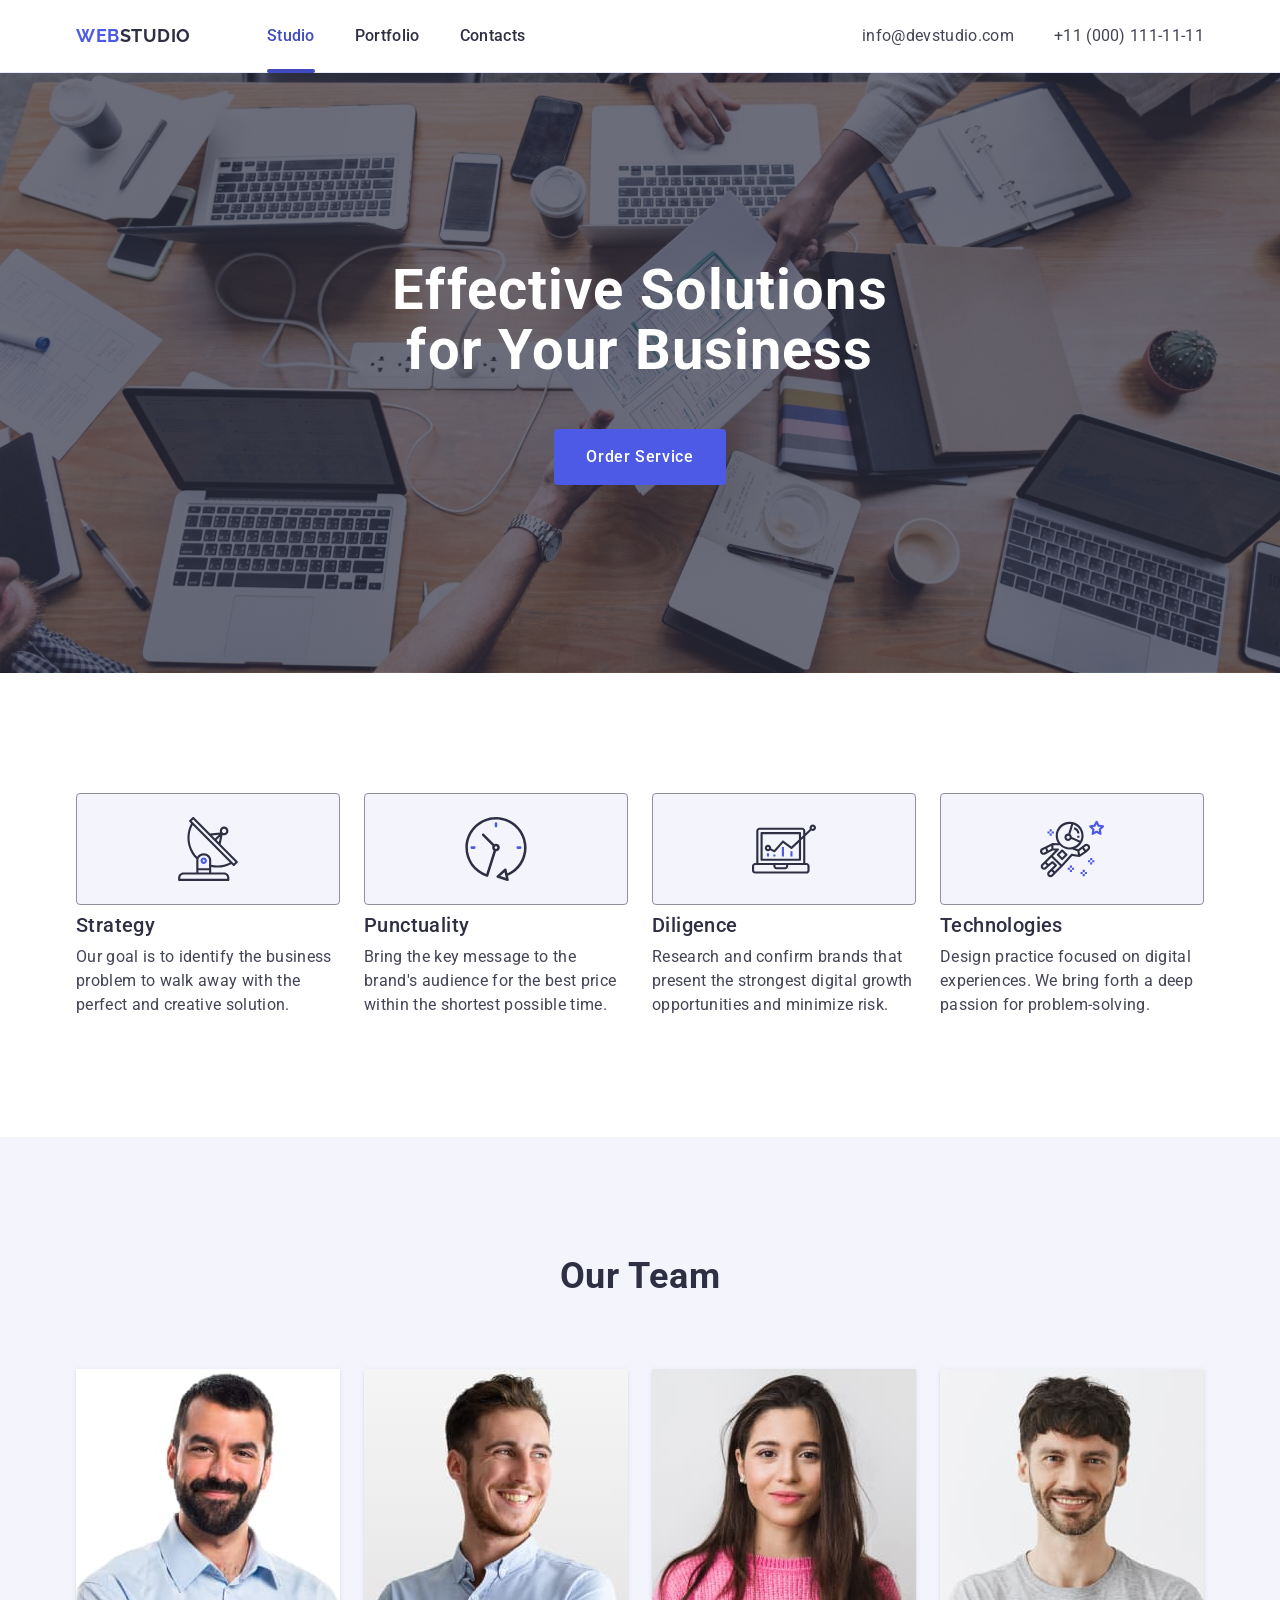
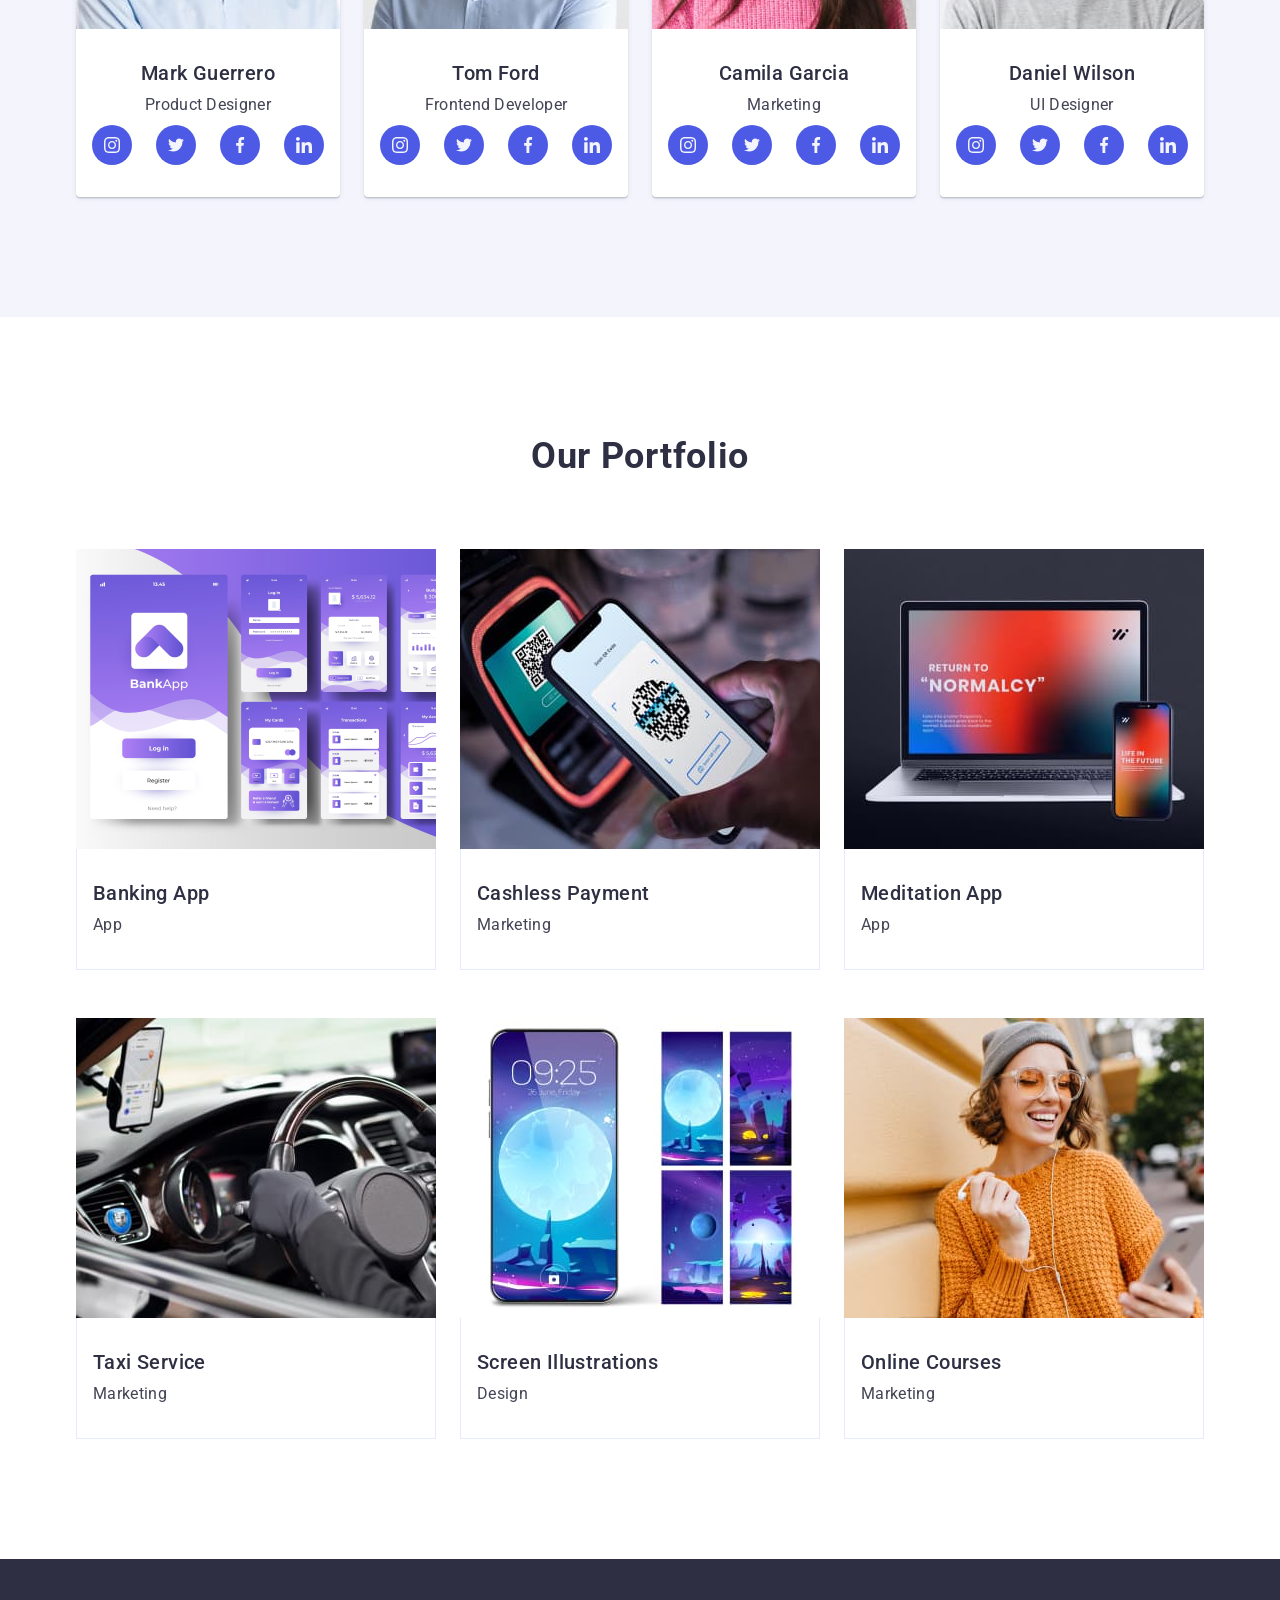
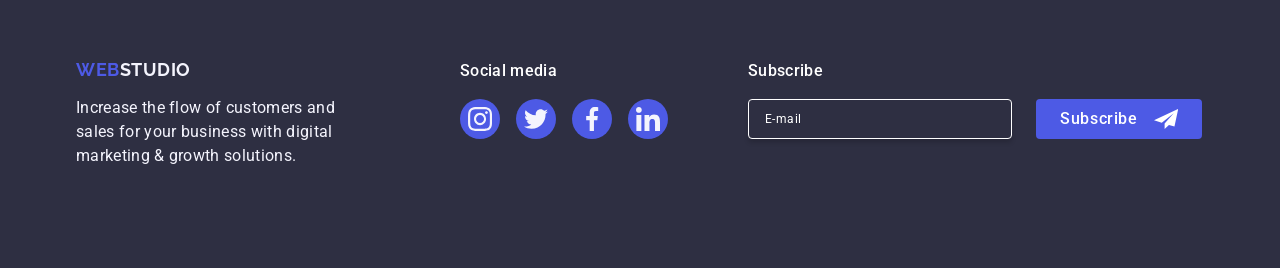
<file: index.html>
<!DOCTYPE html>
<html lang="en">
<head>
    <meta charset="UTF-8">
    <meta name="viewport" content="width=device-width, initial-scale=1.0">
    <title>WebStudio</title>
    <link rel="preconnect" href="https://fonts.googleapis.com">
    <link rel="preconnect" href="https://fonts.gstatic.com" crossorigin>
    <link href="https://fonts.googleapis.com/css2?family=Raleway:wght@700&family=Roboto:wght@400;500;700&display=swap"
        rel="stylesheet">
        <link rel="stylesheet" href="https://cdnjs.cloudflare.com/ajax/libs/modern-normalize/2.0.0/modern-normalize.min.css">
    <link rel="stylesheet" href="./css/styles.css">
</head>
<body>
    <header class="header">
        <div class="container header-container">
        <nav class="navigation">
            <a class="logo" href="./index.html">Web<span class="logo-part">Studio</span></a>
            <ul class="nav-list">
                <li>
                    <a class="nav-link current" href="./index.html">Studio</a>
                </li>
                <li>
                    <a class="nav-link" href="">Portfolio</a>
                </li>
                <li>
                    <a class="nav-link" href="">Contacts</a>
                </li>
            </ul>
        </nav>
        <address class="address">
            <ul class="address-list">
                <li>
                    <a class="contact-link" href="mailto:info@devstudio.com">info@devstudio.com</a>
                </li>
                <li>
                    <a class="contact-link" href="tel:+110001111111">+11 (000) 111-11-11</a>
                </li>
            </ul>
        </address> 
        </div>
    </header>
    <main>
        <section class="hero hero-bgr ">
            <div class="container hero-wrap">
            <h1 class="title-hero">Effective Solutions  for Your Business</h1>
            <button class="button-hero" type="button" >Order Service</button>
            </div>
        </section>
        <section class="our-adventages">
            <div class="container adventages-wrap">
            <h2 class="visually-hidden">Our Adventages</h2>
            <ul class="adventages-list">
                <li class="adventages-item">
                    <div class="icon-block">
                        <svg class="icon-adventages" width="64" height="64">
                            <use href="./images/icons.svg#icon-antenna"></use>
                        </svg>
                    </div>
                    <h3 class="subtitle-adventages">Strategy</h3>
                    <p class="text-adventages">Our goal is to identify the business
                       problem to walk away with the perfect and creative solution.
                    </p>
                </li>
                <li class="adventages-item">
                    <div class="icon-block">
                    <svg class="icon-adventages" width="64" height="64">
                        <use href="./images/icons.svg#icon-clock"></use>
                    </svg>
                </div>
                    <h3 class="subtitle-adventages">Punctuality</h3>
                    <p class="text-adventages">Bring the key message to the brand's audience for the best price within the shortest possible time.</p>
                </li>
                <li class="adventages-item">
                    <div class="icon-block">
                        <svg class="icon-adventages" width="64" height="64">
                            <use href="./images/icons.svg#icon-diagram"></use>
                        </svg>
                    </div>
                    <h3 class="subtitle-adventages">Diligence</h3>
                    <p class="text-adventages">Research and confirm brands that present the strongest digital growth opportunities and minimize risk.</p>
                </li>
                <li class="adventages-item">
                    <div class="icon-block">
                        <svg class="icon-adventages" width="64" height="64">
                            <use href="./images/icons.svg#icon-astronaut"></use>
                        </svg>
                    </div>
                    <h3 class="subtitle-adventages">Technologies</h3>
                    <p class="text-adventages">Design practice focused on digital experiences. We bring forth a deep passion for problem-solving.</p>
                </li>
            </ul>
            </div>
        </section>
        <section class="section-team">
            <div class="container">
            <h2 class="title-team">Our Team</h2>
            <ul class="list-team">
                <li class="item-team">
                    <img class="team-photo" src="./images/team-one.jpg" alt="Mark Guerrero" width="264" height="260">
                    <div class="text-team">
                    <h3 class="subtitle-team">Mark Guerrero</h3>
                    <p class="text-discription">Product Designer</p>
                    <ul class="icon-social-team">
                        <li class="icon-list-team">
                            <a class="icon-link-team" href=""  target="_blank" rel="noopener noreferrer nofolow">
                            <svg class="social-list" width="16" height="16">
                                <use href="./images/icons.svg#icon-instagram"></use>
                            </svg>
                            </a>
                        </li>
                        <li class="icon-list-team">
                            <a class="icon-link-team" href="" target="_blank" rel="noopener noreferrer nofolow">
                            <svg class="social-list" width="16" height="16">
                                <use href="./images/icons.svg#icon-twitter"></use>
                            </svg>
                            </a>
                        </li>
                        <li class="icon-list-team">
                            <a class="icon-link-team" href=""  target="_blank" rel="noopener noreferrer nofolow">
                            <svg class="social-list" width="16" height="16">
                                <use href="./images/icons.svg#icon-facebook"></use>
                            </svg>
                            </a>
                        </li>
                        <li class="icon-list-team">
                            <a class="icon-link-team" href=""  target="_blank" rel="noopener noreferrer nofolow">
                            <svg class="social-list" width="16" height="16">
                                <use href="./images/icons.svg#icon-linkedin"></use>
                            </svg>
                            </a>
                        </li>
                    </ul>
                    </div>
                </li>
                <li class="item-team">
                    <img class="team-photo" src="./images/team-two.jpg" alt="Tom Ford"  width="264" height="260">
                    <div class="text-team">
                    <h3 class="subtitle-team">Tom Ford</h3>
                    <p class="text-discription">Frontend Developer</p>
                    <ul class="icon-social-team">
                        <li class="icon-list-team">
                            <a class="icon-link-team" href="" target="_blank" rel="noopener noreferrer nofolow">
                                <svg class="social-list" width="16" height="16">
                                    <use href="./images/icons.svg#icon-instagram"></use>
                                </svg>
                            </a>
                        </li>
                        <li class="icon-list-team">
                            <a class="icon-link-team" href="" target="_blank" rel="noopener noreferrer nofolow">
                                <svg class="social-list" width="16" height="16">
                                    <use href="./images/icons.svg#icon-twitter"></use>
                                </svg>
                            </a>
                        </li>
                        <li class="icon-list-team">
                            <a class="icon-link-team" href="" target="_blank" rel="noopener noreferrer nofolow">
                                <svg class="social-list" width="16" height="16">
                                    <use href="./images/icons.svg#icon-facebook"></use>
                                </svg>
                            </a>
                        </li>
                        <li class="icon-list-team">
                            <a class="icon-link-team" href="" target="_blank" rel="noopener noreferrer nofolow">
                                <svg class="social-list" width="16" height="16">
                                    <use href="./images/icons.svg#icon-linkedin"></use>
                                </svg>
                            </a>
                        </li>
                    </ul>
                    </div>
                </li>
                <li class="item-team">
                    <img class="team-photo" src="./images/team-three.jpg" alt="Camila Garcia"  width="264" height="260">
                    <div class="text-team">
                    <h3 class="subtitle-team">Camila Garcia</h3>
                    <p class="text-discription">Marketing</p>
                    <ul class="icon-social-team">
                        <li class="icon-list-team">
                            <a class="icon-link-team" href="" target="_blank" rel="noopener noreferrer nofolow">
                                <svg class="social-list" width="16" height="16">
                                    <use href="./images/icons.svg#icon-instagram"></use>
                                </svg>
                            </a>
                        </li>
                        <li class="icon-list-team">
                            <a class="icon-link-team" href="" target="_blank" rel="noopener noreferrer nofolow">
                                <svg class="social-list" width="16" height="16">
                                    <use href="./images/icons.svg#icon-twitter"></use>
                                </svg>
                            </a>
                        </li>
                        <li class="icon-list-team">
                            <a class="icon-link-team" href="" target="_blank" rel="noopener noreferrer nofolow">
                                <svg class="social-list" width="16" height="16">
                                    <use href="./images/icons.svg#icon-facebook"></use>
                                </svg>
                            </a>
                        </li>
                        <li class="icon-list-team">
                            <a class="icon-link-team" href="" target="_blank" rel="noopener noreferrer nofolow">
                                <svg class="social-list" width="16" height="16">
                                    <use href="./images/icons.svg#icon-linkedin"></use>
                                </svg>
                            </a>
                        </li>
                    </ul>
                    </div>
                </li>
                <li class="item-team">
                    <img class="team-photo" src="./images/team-four.jpg" alt="Daniel Wilson"  width="264" height="260"> 
                    <div class="text-team">
                    <h3 class="subtitle-team">Daniel Wilson</h3>
                    <p class="text-discription">UI Designer</p>
                    <ul class="icon-social-team">
                        <li class="icon-list-team">
                            <a class="icon-link-team" href="" target="_blank" rel="noopener noreferrer nofolow">
                                <svg class="social-list" width="16" height="16">
                                    <use href="./images/icons.svg#icon-instagram"></use>
                                </svg>
                            </a>
                        </li>
                        <li class="icon-list-team">
                            <a class="icon-link-team" href="" target="_blank" rel="noopener noreferrer nofolow">
                                <svg class="social-list" width="16" height="16">
                                    <use href="./images/icons.svg#icon-twitter"></use>
                                </svg>
                            </a>
                        </li>
                        <li class="icon-list-team">
                            <a class="icon-link-team" href="" target="_blank" rel="noopener noreferrer nofolow">
                                <svg class="social-list" width="16" height="16">
                                    <use href="./images/icons.svg#icon-facebook"></use>
                                </svg>
                            </a>
                        </li>
                        <li class="icon-list-team">
                            <a class="icon-link-team" href="" target="_blank" rel="noopener noreferrer nofolow">
                                <svg class="social-list" width="16" height="16">
                                    <use href="./images/icons.svg#icon-linkedin"></use>
                                </svg>
                            </a>
                        </li>
                    </ul>
                    </div>
                </li>
            </ul>
        </div>
        </section>
        <section class="section-portfolio">
            <div class="container">
            <h2 class="title-portfolio">Our Portfolio</h2>
            <ul class="card-portfolio">
                <li class="portfolio-item ">
                    <div class="portfolio-sguare"> 
                            <img class="photo-portfolio" src="./images/interface-app.jpg" alt="Bank app" width="360" height="300"> 
                      <p class="text-desc-portfilio"> 
                        14 Stylish and User-Friendly App Design Concepts · Task Manager App · Calorie Tracker App · Exotic Fruit Ecommerce App ·
                        Cloud Storage App
                     </p>
                    </div>
                    <div class="text-portfolio">
                    <h3 class="subtitle-portfolio">Banking App</h3>
                    <p class="desc-portfolio">App</p>
                    </div>
                </li>
                <li class="portfolio-item">
                    <div class="portfolio-sguare">
                    <img class="photo-portfolio" src="./images/marketing.jpg" alt="Payment" width="360" height="300">
                        <p class="text-desc-portfilio">
                            14 Stylish and User-Friendly App Design Concepts · Task Manager App · Calorie Tracker App · Exotic Fruit Ecommerce App ·
                            Cloud Storage App
                        </p>
                    </div>
                    <div class="text-portfolio">
                    <h3 class="subtitle-portfolio">Cashless Payment</h3>
                    <p class="desc-portfolio">Marketing</p>
                    </div>
                </li>
                <li class="portfolio-item">
                    <div class="portfolio-sguare">
                    <img class="photo-portfolio"  src="./images/app.jpg" alt="Laptop app" width="360" height="300">
                        <p class="text-desc-portfilio"> 
                            14 Stylish and User-Friendly App Design Concepts · Task Manager App · Calorie Tracker App · Exotic Fruit Ecommerce App ·
                            Cloud Storage App
                        </p>
                    </div>
                    <div class="text-portfolio">
                    <h3 class="subtitle-portfolio">Meditation App</h3>
                    <p class="desc-portfolio">App</p>
                    </div>
                </li>
                <li class="portfolio-item">
                    <div class="portfolio-sguare">
                    <img class="photo-portfolio"  src="./images/taxi.jpg" alt="Taxi service" width="360" height="300">
                        <p class="text-desc-portfilio">
                            14 Stylish and User-Friendly App Design Concepts · Task Manager App · Calorie Tracker App · Exotic Fruit Ecommerce App ·
                            Cloud Storage App
                        </p>
                </div>
                    <div class="text-portfolio">
                    <h3 class="subtitle-portfolio">Taxi Service</h3>
                    <p class="desc-portfolio">Marketing</p>
                    </div>
                </li>
                <li class="portfolio-item">
                    <div class="portfolio-sguare">
                    <img class="photo-portfolio"  src="./images/design.jpg" alt="Screen Illustrations" width="360" height="300">
                        <p class="text-desc-portfilio"> 
                            14 Stylish and User-Friendly App Design Concepts · Task Manager App · Calorie Tracker App · Exotic Fruit Ecommerce App ·
                            Cloud Storage App
                        </p>
                    </div>
                    <div class="text-portfolio">
                    <h3 class="subtitle-portfolio">Screen Illustrations</h3>
                    <p class="desc-portfolio">Design</p>
                    </div>
                </li>
                <li class="portfolio-item">
                    <div class="portfolio-sguare">
                    <img class="photo-portfolio"  src="./images/happy-customer.jpg" alt="Online Courses" width="360" height="300">
                        <p class="text-desc-portfilio"> 
                            14 Stylish and User-Friendly App Design Concepts · Task Manager App · Calorie Tracker App · Exotic Fruit Ecommerce App ·
                            Cloud Storage App
                        </p>
                    </div>
                    <div class="text-portfolio">
                    <h3 class="subtitle-portfolio">Online Courses</h3>
                    <p class="desc-portfolio">Marketing</p>
                    </div>
                </li>
            </ul>
            </div>
        </section>
    </main>
    <footer class="footer">
        <div class="container footer-wrap">
            <div class="logo-box">
        <a class="logo-footer" href="./index.html">Web<span class="logo-second">Studio</span></a>
        <p class="text-footer"> Increase the flow of customers and sales for your business with digital marketing & growth solutions.</p>
       </div>
        <div class="social-link-media">
            <p class="title-footer">Social media</p>
            <ul class="item-footer">
                <li class="footer-list">
                    <a class="icon-link-footer" href="" target="_blank" rel="noopener noreferrer nofolow">
                        <svg class="social-list-footer" width="24" height="24">
                            <use href="./images/icons.svg#icon-instagram"></use>
                        </svg>
                    </a>
                </li>
                <li class="footer-list">
                    <a class="icon-link-footer" href="" target="_blank" rel="noopener noreferrer nofolow">
                        <svg class="social-list-footer" width="24" height="24">
                            <use href="./images/icons.svg#icon-twitter"></use>
                        </svg>
                    </a>
                </li>
                <li class="footer-list">
                    <a class="icon-link-footer" href="" target="_blank" rel="noopener noreferrer nofolow">
                        <svg class="social-list-footer" width="24" height="24">
                            <use href="./images/icons.svg#icon-facebook"></use>
                        </svg>
                    </a>
                </li>
                <li class="footer-list">
                    <a class="icon-link-footer" href="" target="_blank" rel="noopener noreferrer nofolow">
                        <svg class="social-list-footer" width="24" height="24">
                            <use href="./images/icons.svg#icon-linkedin"></use>
                        </svg>
                    </a>
                </li>
            </ul>
        </div>
        <div class="box-subscribe">
            <p class="footer-subscribe">Subscribe</p>
            <form class="footer-form">
            <label class="footer-label">
                <input type="email" name="footer-email" placeholder="E-mail" class=footer-inpyt>
            </label>
            <button type="submit"  class="btn-footer">Subscribe
                <svg class="footer-icon" width="24" height="24">
                    <use href="./images/icons.svg#icon-send"></use>
                </svg>
            </button>
        </form>
        </div>
        </div>
    </footer>
    <div class="backdrop">
        <div class="modal">
            <button type="button" class="modal-close">
                <svg class="modal-close-svg" width="8" height="8">
                    <use href="./images/icons.svg#icon-close"></use>
                </svg>
            </button>
            <p class="title-modal">Leave your contacts and we will call you back</p>
            <form class="modal-form">
                <div class="modal-field">
                    <label for="user-name" class="text-label">Name</label>
                    <div class="modal-input-wrap">
                        <input type="text" 
                        name="user-name" 
                        class="modal-input" 
                        id="user-name">
                        <svg class="icon-modal" width="18" height="24">
                            <use href="./images/icons.svg#icon-person"></use>
                        </svg>
                    </div>
                 </div>
                 <div class="modal-field">
                        <label for="user-phone" class="text-label">Phone</label>
                        <div  class="modal-input-wrap">
                       <input 
                        type="tel"
                        name="user-phone" 
                        class="modal-input"
                        id="user-phone">
                        <svg class="icon-modal" width="18" height="24">
                            <use href="./images/icons.svg#icon-phone"></use>
                        </svg>
                    </div>
                  </div>
                  <div class="modal-field">
                   <label for="user-email" class="text-label">Email</label>
                   <div  class="modal-input-wrap">
                   <input type="email"
                   name="user-email"
                   class="modal-input"
                   id="user-email">
                <svg class="icon-modal" width="18" height="24">
                    <use href="./images/icons.svg#icon-email"></use>
                </svg>
               </div>
                </div>
                <div class="box-textarea">
                    <label for="user-comment" class="text-label">Comment</label>
                    <textarea 
                    name="user-comment" 
                    rows="10" 
                    cols="30" 
                    placeholder="Text input"
                    class="modal-input-text"
                    id="user-comment"></textarea>
                </div>
                    <div class="modal-checkbox">
                    <input type="checkbox"
                    name="user-privacy" 
                    id="user-privacy" 
                    value="true"
                    class="modal-check visually-hidden "
                    required/>
                    <label for="user-privacy" class="check-text"><span class="check-box-span">
                        <svg class="modal-check-icon" width="10" height="8">
                            <use href="./images/icons.svg#icon-vector"></use>
                        </svg>
                    </span>
                    I accept the terms and conditions of the <a href="" class="check-link"> Privacy Policy</a></label>
                </div> 
            <button type="submit" class="modal-send-btn">Send</button>
         </form>
        </div>
    </div>
</body>
</html>
</file>
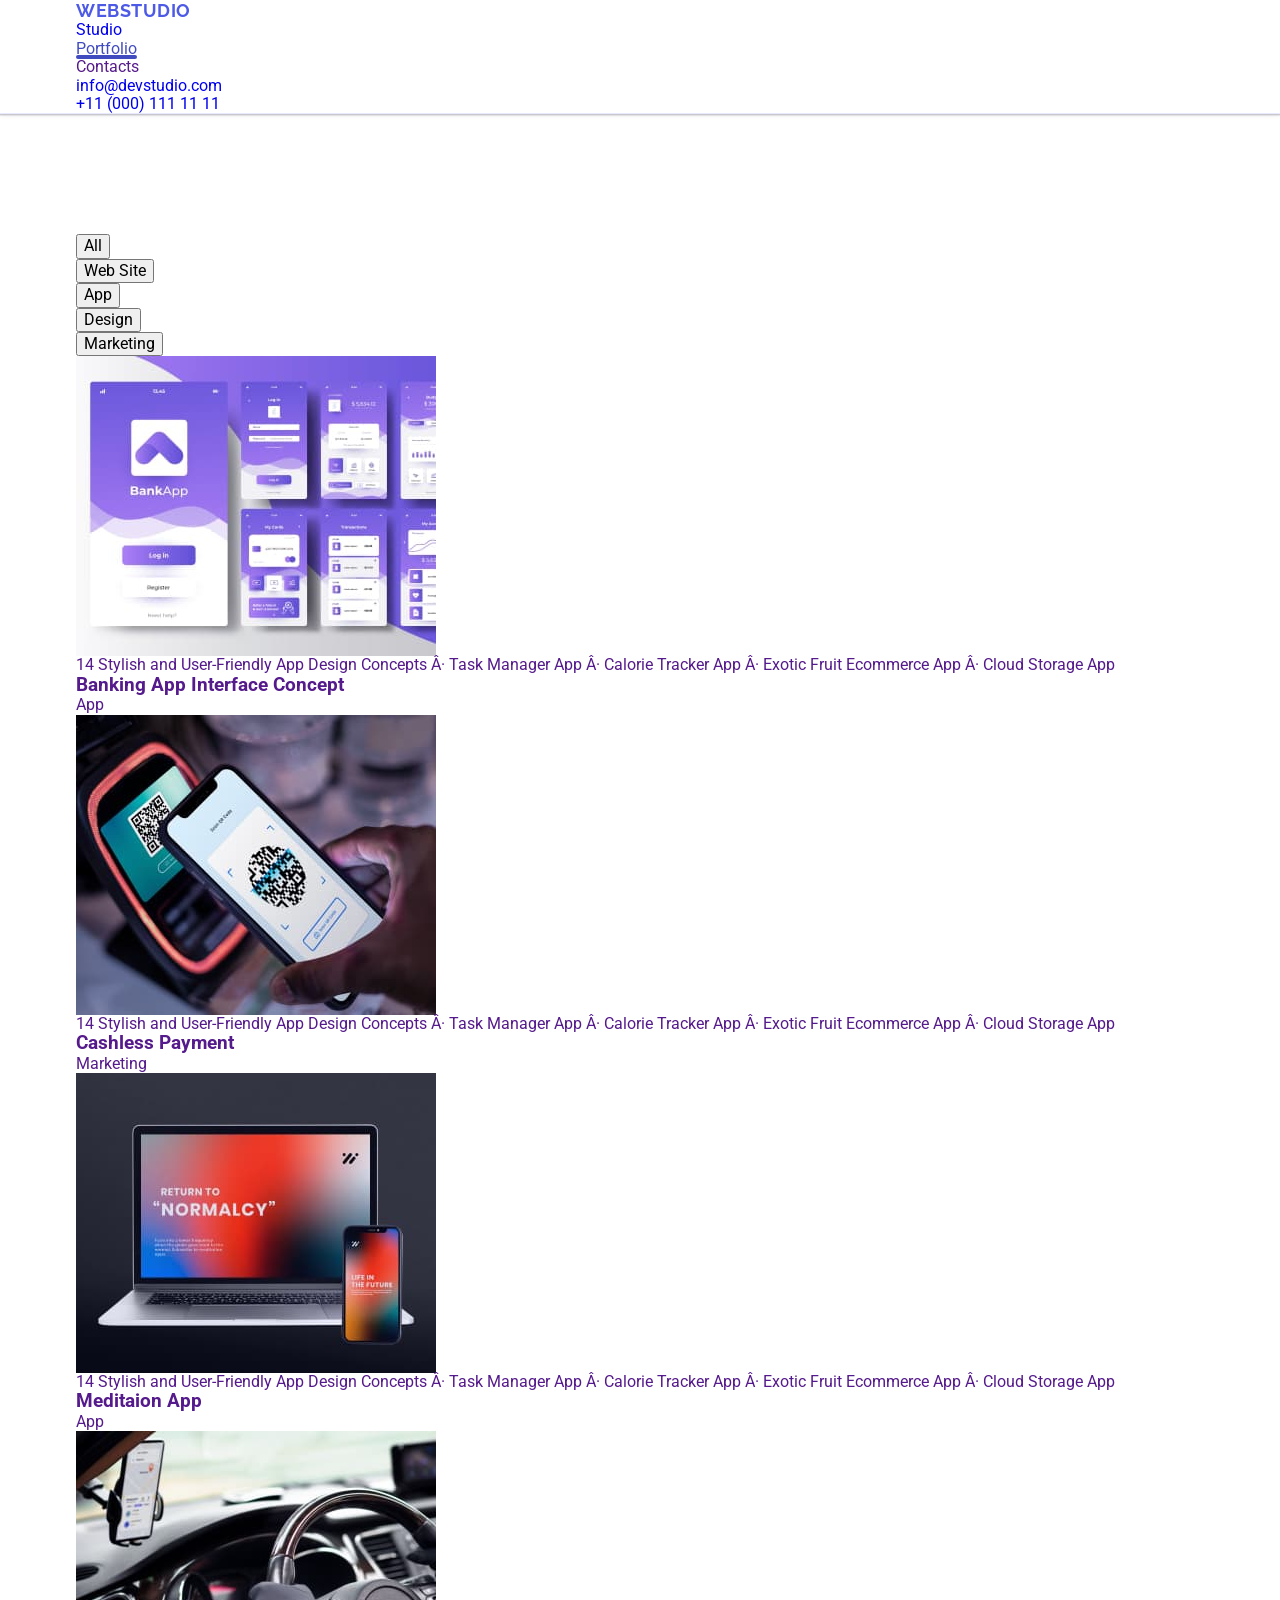
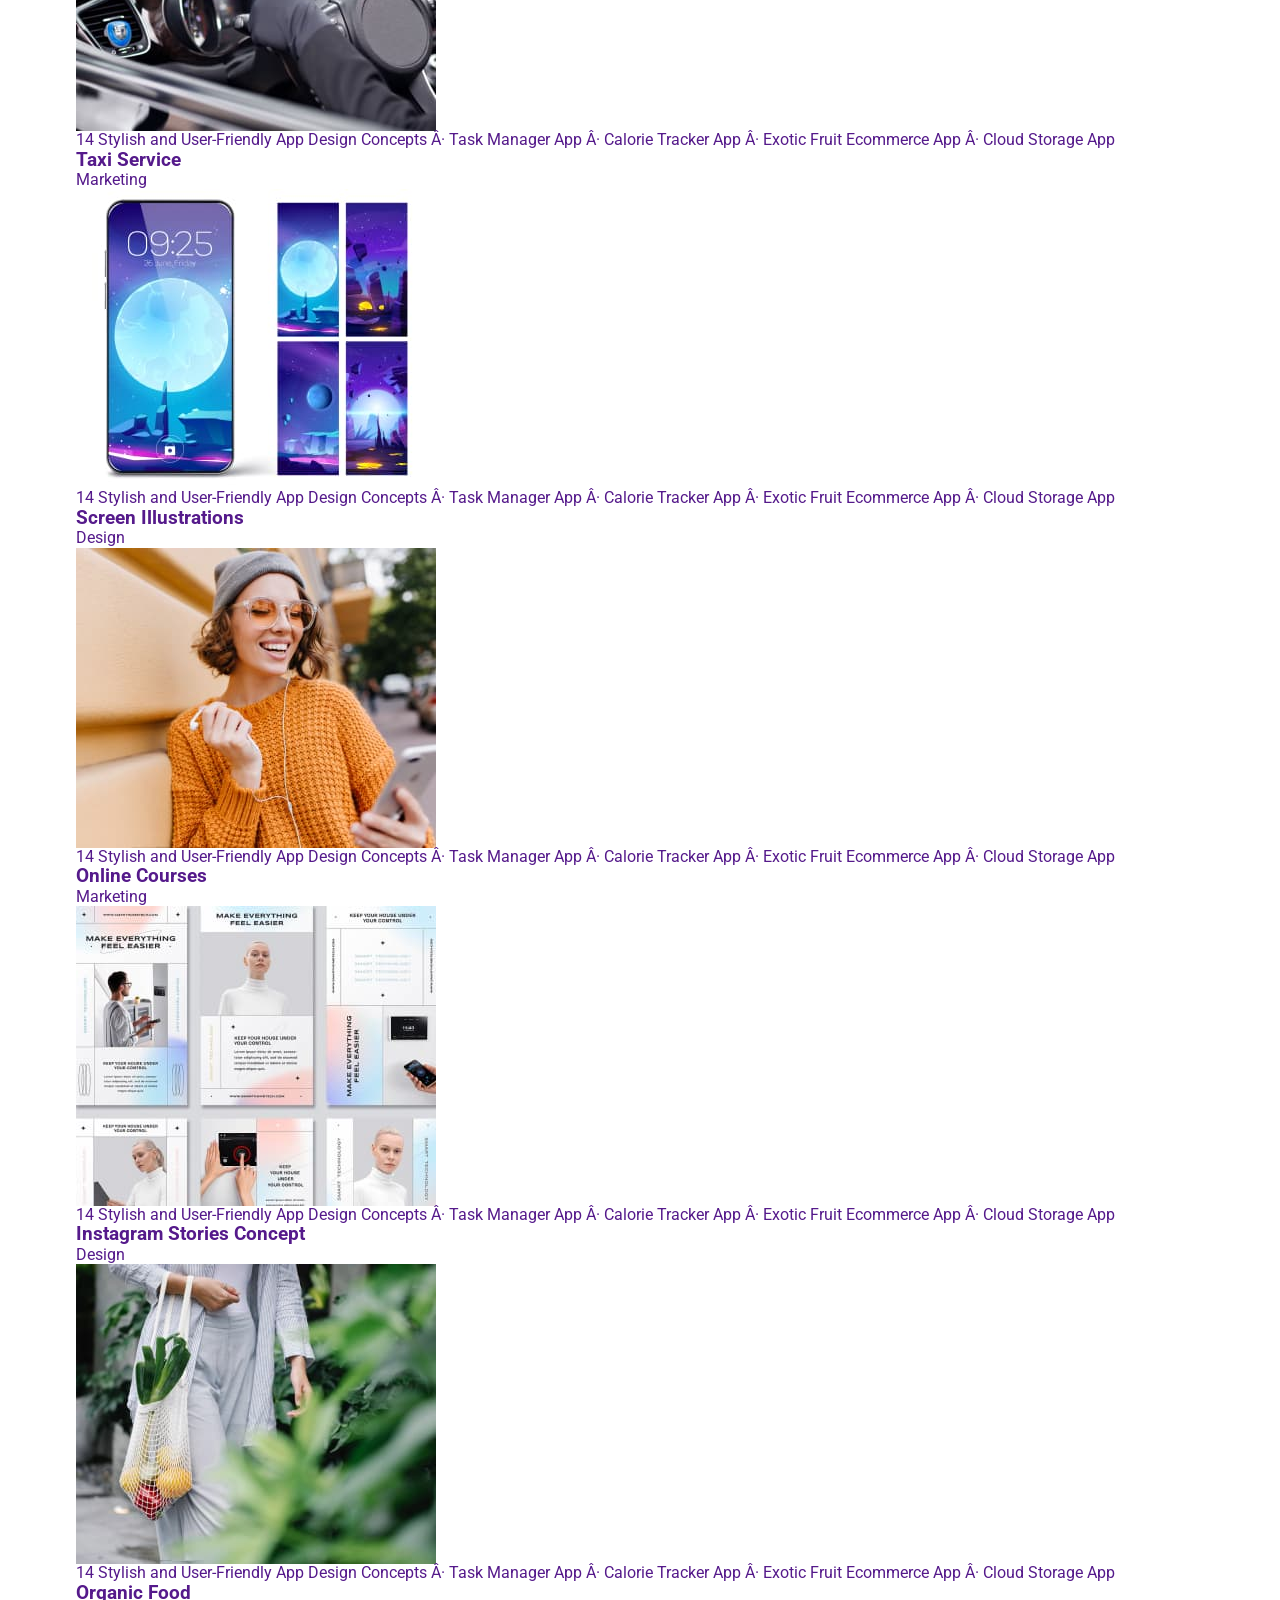
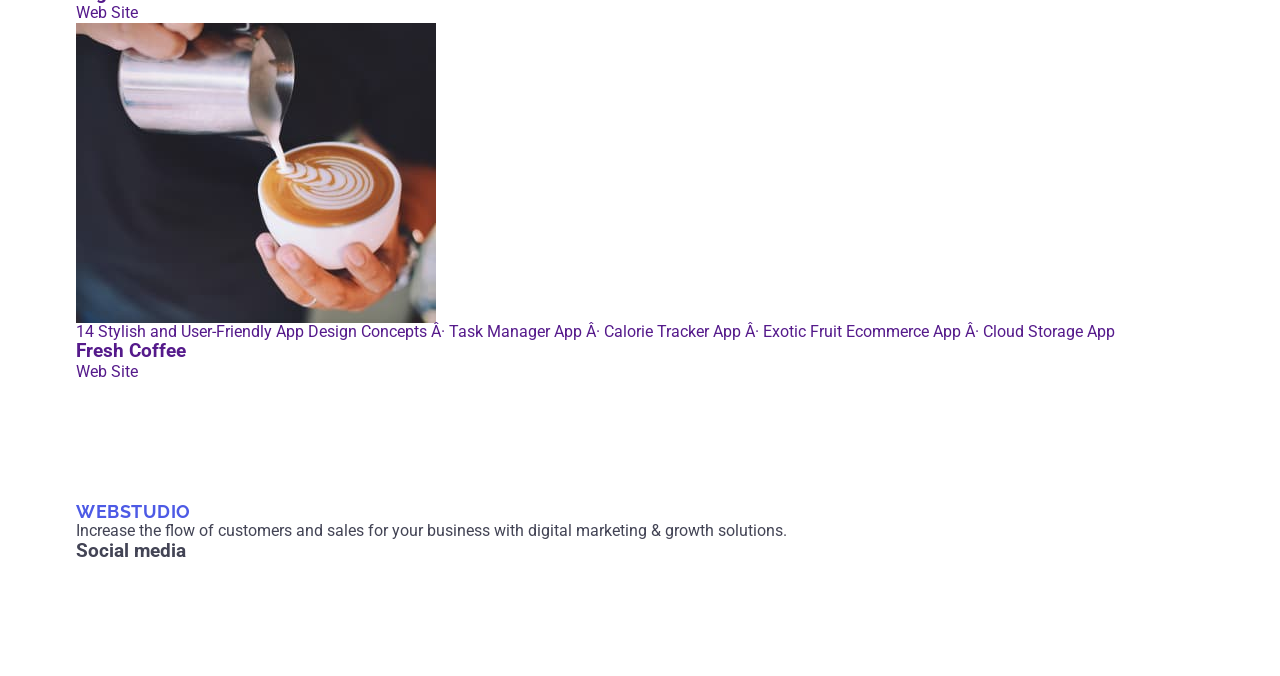
<file: portfolio.html>
<!DOCTYPE html>
<html lang="en">
<head  
    <meta charset="UTF-8">
    <meta http-equiv="X-UA-Compatible" content="IE=edge">
    <meta name="viewport" content="width=device-width, initial-scale=1.0">
    <title>WebStudio Portfolio </title>
    <link rel="preconnect" href="https://fonts.googleapis.com">
    <link rel="preconnect" href="https://fonts.gstatic.com" crossorigin>
    <link href="https://fonts.googleapis.com/css2?family=Raleway:wght@800&family=Roboto:wght@400;500;700;900&display=swap"
    rel="stylesheet">
    <link rel="stylesheet" href="https://cdnjs.cloudflare.com/ajax/libs/modern-normalize/1.1.0/modern-normalize.min.css">
    <link rel="stylesheet" href="./css/styles.css">
</head>
<body>
    <header class="page-header header">
        <div class="container header-wrap">
            <nav class="cont-nav">
            <a class="logo link" href="WEBSTUDIO"><span class="logo-web">Web</span><span class="logo-studio">Studio</span></a>
            <ul class="site-nav list">
                <li class="item"><a href="./index.html" class="link ">Studio</a></li>
                <li class="item"><a href="./portfolio.html" class="link current" > Portfolio </a></li>
                <li class="item"><a href="" class="link ">Contacts</a></li>
            </ul>
            </nav>
            <ul class="contacts list">
                <li class="item"><a href="mailto:info@devstudio.com" class="link">info@devstudio.com</a></li>
                <li class="item"><a href="tel:+110001111111" class="link ">+11 (000) 111 11 11</a></li>
            </ul>
        </div>
    </header>
    <main>
        <section class="section-portfolio">
            <div class="container ">
                <h1 hidden>Section with buttons</h1>
                <ul class="button-section list">
                    <li class="button">
                    <button class="button-title button-text" type="button">All</button>
                    </li>
                    <li class="button">
                    <button class="button-title button-text" type="button">Web Site</button>
                    </li>
                    <li class="button">
                    <button class="button-title button-text" type="button">App</button>
                    </li>
                    <li class="button"> 
                    <button class="button-title button-text" type="button">Design</button>
                    </li>
                    <li class="button">
                    <button class="button-title button-text" type="button">Marketing</button>
                    </li>
                </ul>
                <h2 hidden>Portfolio</h2>
                <ul class="portfolio-site list">
                    <li class="card-list">
                        <a href="" class="ptfl-top link">
                            <div class="portfolio-top-wrap">
                                <img src="./images/portfolio-gallery/portfolio-5.jpg" 
                                alt="Interface Concept"
                                width="360"
                                height="300"
                                />
                                <p class="portfolio-top-text">
                                14 Stylish and User-Friendly App Design Concepts · Task Manager App · Calorie Tracker App · Exotic Fruit Ecommerce App · Cloud Storage App
                                </p>
                            </div>
                            <div class="tapes-of-services">
                                <h3 class="title">Banking App Interface Concept</h3>
                                <p class="services" >App</p>
                            </div>
                        </a>
                    </li>
                    <li class="card-list">
                        <a href="" class="ptfl-top link">
                            <div class="portfolio-top-wrap">
                                <img src="./images/portfolio-gallery/portfolio-6.jpg"
                                alt="Cashless Payment"
                                width="360"
                                height="300"
                                />
                                <p class="portfolio-top-text">
                                14 Stylish and User-Friendly App Design Concepts · Task Manager App · Calorie Tracker App · Exotic Fruit Ecommerce App · Cloud Storage App
                                </p>
                            </div>
                            <div class="tapes-of-services">
                                <h3 class="title">Cashless Payment</h3>
                                <p class="services">Marketing</p>
                            </div>
                        </a>
                    </li>
                    <li class="card-list">
                        <a href="" class="ptfl-top link">
                            <div class="portfolio-top-wrap">
                                <img src="./images/portfolio-gallery/portfolio-7.jpg" 
                                alt="Meditaion App"
                                width="360"
                                height="300"
                                />
                                <p class="portfolio-top-text">
                                14 Stylish and User-Friendly App Design Concepts · Task Manager App · Calorie Tracker App · Exotic Fruit Ecommerce App · Cloud Storage App
                                </p>
                            </div>
                            <div class="tapes-of-services">
                                <h3 class="title">Meditaion App</h3>
                                <p class="services">App</p>
                            </div>
                        </a>
                    </li>
                    <li class="card-list">
                        <a href="" class="ptfl-top link">
                            <div class="portfolio-top-wrap">
                                <img src="./images/portfolio-gallery/portfolio-8-img.jpg" 
                                alt="taxi service"
                                width="360"
                                height="300"
                                />
                                <p class="portfolio-top-text">
                                14 Stylish and User-Friendly App Design Concepts · Task Manager App · Calorie Tracker App · Exotic Fruit Ecommerce App · Cloud Storage App
                                </p>
                            </div>
                            <div class="tapes-of-services">
                                <h3 class="title">Taxi Service</h3>
                                <p class="services">Marketing</p>
                            </div>
                            </a>
                    </li>
                    <li class="card-list">
                        <a href="" class="ptfl-top link">
                            <div class="portfolio-top-wrap">
                                <img src="./images/portfolio-gallery/portfolio-9-img.jpg" 
                                alt="screen illustration"
                                width="360"
                                height="300"
                                />
                                <p class="portfolio-top-text">
                                14 Stylish and User-Friendly App Design Concepts · Task Manager App · Calorie Tracker App · Exotic Fruit Ecommerce App · Cloud Storage App
                                </p>
                            </div>
                            <div class="tapes-of-services">
                                <h3 class="title">Screen Illustrations</h3>
                                <p class="services">Design</p>
                            </div>
                        </a>
                    </li>
                    <li class="card-list">
                        <a href=""class="ptfl-top link">
                            <div class="portfolio-top-wrap">
                                <img src="./images/portfolio-gallery/portfolio-10-img.jpg" 
                                alt="online learning"
                                width="360"
                                height="300"
                                />
                                <p class="portfolio-top-text">
                                14 Stylish and User-Friendly App Design Concepts · Task Manager App · Calorie Tracker App · Exotic Fruit Ecommerce App · Cloud Storage App
                                </p>
                            </div>
                            <div class="tapes-of-services">
                                <h3 class="title">Online Courses</h3>
                                <p class="services">Marketing</p>
                            </div>
                        </a>
                    </li>
                    <li class="card-list">
                        <a href="" class="ptfl-top link">
                            <div class="portfolio-top-wrap">
                                <img src="./images/portfolio-gallery/portfolio-11-img.jpg" 
                                alt="storis on instagram"
                                width="360"
                                height="300"
                                />
                                <p class="portfolio-top-text">
                                14 Stylish and User-Friendly App Design Concepts · Task Manager App · Calorie Tracker App · Exotic Fruit Ecommerce App · Cloud Storage App
                                </p>
                            </div>
                            <div class="tapes-of-services">
                                <h3 class="title">Instagram Stories Concept</h3>
                                <p class="services">Design</p>
                            </div>
                        </a>
                    </li>
                    <li class="card-list">
                        <a href="" class="ptfl-top link">
                            <div class="portfolio-top-wrap">
                                <img src="./images/portfolio-gallery/portfolio-12-img.jpg" 
                                alt="organic fruits and vegetables"
                                width="360"
                                height="300"
                                />
                                <p class="portfolio-top-text">
                                14 Stylish and User-Friendly App Design Concepts · Task Manager App · Calorie Tracker App · Exotic Fruit Ecommerce App · Cloud Storage App
                                </p>
                            </div>
                            <div class="tapes-of-services">
                                <h3 class="title">Organic Food</h3>
                                <p class="services">Web Site</p>
                            </div>
                        </a>
                    </li>
                    <li class="card-list">
                        <a href="" class="ptfl-top link">
                            <div class="portfolio-top-wrap">
                                <img src="./images/portfolio-gallery/portfolio-13-img.jpg" 
                                alt="the barista makes coffee"
                                width="360"
                                height="300"
                                />
                                <p class="portfolio-top-text">
                                14 Stylish and User-Friendly App Design Concepts · Task Manager App · Calorie Tracker App · Exotic Fruit Ecommerce App · Cloud Storage App
                                </p>
                            </div>
                            <div class="tapes-of-services">
                                <h3 class="title">Fresh Coffee</h3>
                                <p class="services">Web Site</p>
                            </div>
                        </a>
                    </li>
                </ul>
            </div>
        </section>
    </main>
    <footer class="page-footer ">
        <div class="container conteiner-footer">
            <div class="footer-content">
                <div class="footer-block">
                        <a class="logo link" href="./index.html">Web<span class="color-studio">Studio</span></a>
                        <p class="footer-title footer-text">
                        Increase the flow of customers and sales for your business with digital marketing & growth solutions.
                        </p>
                </div>
                    <div class="footer-media">
                    <h3 class="footer-soc-title">Social media</h3>
                    <ul class="footer-soc-list">
                        <li class="media-soc">
                            <a href="" class="contact-media">
                                <svg class="contact-media-soc" width="24" height="24">
                                    <use href="./images/icons.svg#icon-instagram-f"></use>
                                </svg>
                            </a>
                        </li>
                        <li class="media-soc">
                            <a href="" class="contact-media">
                                <svg class="contact-media-soc" width="24" height="24">
                                    <use href="./images/icons.svg#icon-twitter-f"></use>
                                </svg>
                            </a>
                        </li>
                        <li class="media-soc">
                            <a href="" class="contact-media">
                                <svg class="contact-media-soc" width="24" height="24">
                                    <use href="./images/icons.svg#icon-facebook-f"></use>
                                </svg>
                            </a>
                        </li>
                        <li class="media-soc">
                            <a href="" class="contact-media">
                                <svg class="contact-media-soc" width="24" height="24">
                                    <use href="./images/icons.svg#icon-linkedin-f"></use>
                                </svg>
                            </a>
                        </li>
                    </ul>
                </div>
            </div>
        </div>
    </footer>
</body>
</html>
</file>
<file: css/styles.css>
:root{
    --icon-back-color: #f4f4fd;
    --color-btn: #4D5AE5;
    --color-hover-focus: #404bbf;
    --color-white: #ffffff;
  }
  
  
  
  body {
   font-family: "Roboto", sans-serif;
   color: #434455;
   background-color: var(--color-white);
   }

   h1,
   h2,
   h3,
   h4,
   h5,
   h6,
   p {
     margin: 0;
   }



   a {
    text-decoration: none;
   }

   ul, ol {
    list-style: none;
    padding-left: 0;
    margin: 0;
   }

   img {
    display: block;
    max-width: 100%;
    height: auto;
   }

   address{
    font-style: normal;
   }

    .visually-hidden {
    position: absolute;
    width: 1px;
    height: 1px;
    margin: -1px;
    border: 0;
    padding: 0;
    white-space: nowrap;
    clip-path: inset(100%);
    clip: rect(0 0 0 0);
    overflow: hidden;
   }


   .container{
    width: 1158px;
    padding: 0 15px;
    margin: 0 auto;
   }

   /* ---header---*/
   .header-container{
    display: flex;
    align-items: center;
    }

    .navigation{
      display: flex;
      align-items: center;
    }
  
    .header{
      border-bottom: 1px solid #e7e9fc;
      box-shadow: 0px 2px 1px rgba(46, 47, 66, 0.08),
        0px 1px 1px rgba(46, 47, 66, 0.16),
        0px 1px 6px rgba(46, 47, 66, 0.08);
    }
  
    .logo{
    color: var(--color-btn) ;
    font-family: Raleway, sans-serif;
    font-size: 18px;
    font-weight: 700;
    line-height: 1.17;
    letter-spacing: 0.03em;
    text-transform: uppercase;
    margin-right: 76px;
    }

   .nav-list{
    display: flex;
    gap: 40px;
    }

    .logo-part {
    color: #2E2F42;
    }

   .nav-link {
   color:  #2E2F42;;
   font-size: 16px;
   font-weight: 500;
   line-height: 1.5;
   letter-spacing: 0.02em;
   padding: 24px 0;
   display: block;
    transition: color 250ms cubic-bezier(0.4, 0, 0.2, 1);
   }
  
   .current::after {
    content: "";
    position: absolute;
    left: 0;
    bottom: -1px;
    background-color: var(--color-hover-focus);
    border-radius: 2px;
    height: 4px;
    width: 100%;;
    }

   .current{
   position: relative;
   color: var(--color-hover-focus);
    }

   .nav-link:hover,
   .nav-link:focus {
   color: var(--color-hover-focus);
   }
  
  


    .address {
    font-style: normal;
    margin-left: auto;
    }

    .address-list{
    display: flex;
    gap: 40px;
    }

    .contact-link {
    color:  #434455;
    font-size: 16px;
    line-height: 1.5;
    letter-spacing: 0.02em;
    transition: color 250ms cubic-bezier(0.4, 0, 0.2, 1);
    }

    .contact-link:hover,
    .contact-link:focus{
    color:  var(--color-hover-focus);
    }

   /* section-hero*/
    .hero {
      max-width: 1440px;
      background-image: linear-gradient(rgba(46, 47, 66, 0.7), rgba(46, 47, 66, 0.7)), url(../images/people-office.jpg);
      background-repeat: no-repeat;
      background-position: center;
      background-size: cover;
    background-color: #2E2F42;
    padding-top: 188px;
    padding-bottom: 188px;
    margin: auto;
    }
       
    .hero-wrap{
    display: flex;
    flex-direction: column;
    align-items: center;

    }

    .title-hero {
    font-weight: 700;
    font-size: 56px;
    line-height: 1.07;
    letter-spacing: 0.02em;
    text-align: center;
    color: var(--color-white);
    margin-bottom: 48px;
    max-width: 496px;
    }

    .button-hero {
    font-weight: 500; 
    font-size: 16px; 
    line-height: 1.5;
    letter-spacing: 0.04em;
    color: var(--color-white);
    background: var(--color-btn); 
    border-radius: 4px;
    border: none;
    cursor: pointer;
    padding: 16px 32px; 
    min-width: 169px;
    transition: background-color 250ms cubic-bezier(0.4, 0, 0.2, 1);
    }

    .button-hero:hover,
    .button-hero:focus{
    background-color: var(--color-hover-focus);
   }

    /* section-adventages */
    
    .our-adventages{
    padding-top: 120px;
    padding-bottom: 120px;
    }


    .adventages-list{
    display: flex;
    justify-content: space-between;
    align-items: center;
    gap: 24px;
   }
    
   .icon-block{
    border: 1px solid #8e8f99;
    border-radius: 4px;
    width: 264px;
    height: 112px;
    background: var(--icon-back-color);
    display: flex;
    align-items: center;
    justify-content: center;
    margin-bottom: 8px;
   }

    .adventages-item{
    max-width: 264px;
    width: calc((100% - 24 * 3) / 4);
    }

    .subtitle-adventages {
    font-weight: 500;
    font-size: 20px;
    line-height: 1.2;
    letter-spacing: 0.02em;
    color: #2e2f42;
    margin-bottom: 8px;
    
    }

    .text-adventages {
    font-weight: 400;
    font-size: 16px;
    line-height: 1.5;
    letter-spacing: 0.02em;
   }

   /* section-team*/
   .section-team{
    text-align: center;
    background-color: var(--icon-back-color);
    padding-top: 120px;
    padding-bottom: 120px;
   }

   .list-team{
    display: flex;
    align-items: center;
    justify-content: space-between;
    gap: 24px;
   }

   .item-team {
    width: 264px;
    width: calc((100% - 24 * 3) / 4);
    background-color: var(--color-white);
    border-radius: 0px 0px 4px 4px;
    box-shadow: 0 2px 1px 0 rgba(46, 47, 66, 0.08), 0 1px 1px 0 rgba(46, 47, 66, 0.16), 0 1px 6px 0 rgba(46, 47, 66, 0.08);
   }

   .team-photo{
    object-fit: cover;
   }

   .text-team{
   padding-top: 32px;
   padding-bottom: 32px;
   align-items: center;
   }

   .title-team {
    font-weight: 700;
    font-size: 36px;
    line-height: 1.11;
    letter-spacing: 0.02em;
    text-align: center;
    text-transform: capitalize;
    color: #2e2f42;
    margin-bottom: 72px;
   }

   .subtitle-team {
    font-weight: 500;
    font-size: 20px;
    line-height: 1.2;
    letter-spacing: 0.02em;
    color: #2e2f42;
    text-align: center;
    margin-bottom: 8px;
   }

   .text-discription {
    font-size: 16px;
    line-height: 1.5;
    letter-spacing: 0.02em;
    margin-bottom: 8px;
   }
   
   
   .icon-social-team{
    display: flex;
      align-items: center;
      justify-content: center;
      flex-direction: row;
      gap: 24px;
   }

   .social-list{
    fill: var(--icon-back-color);
   }

   .icon-link-team{
    width: 40px;
    height: 40px;
    background-color: var(--color-btn);
    border-radius: 50%;
    display: flex;
    align-items: center;
    justify-content: center;
    transition: background-color 250ms cubic-bezier(0.4, 0, 0.2, 1);
   }

   .icon-link-team:hover,
   .icon-link-team:focus{
    background-color: var(--color-hover-focus);
    }

   /* section-portfolio */

   .section-portfolio{
   padding-top: 120px;
   padding-bottom: 120px;
   }

   .title-portfolio {
    font-weight: 700;
    font-size: 36px;
    line-height: 1.11;
    letter-spacing: 0.02em;
    text-align: center;
    text-transform: capitalize;
    color: #2e2f42;
    margin-bottom: 72px;
   }

   .card-portfolio{
   display: flex;
   flex-wrap: wrap;
   column-gap: 24px;
   row-gap: 48px;
   border-bottom: 0;
    box-shadow: 250ms cubic-bezier(0.4, 0, 0.2, 1);
   }


    .portfolio-item {
    width: 360px;
    width: calc((100% - 24px * 2) / 3);
    transition: box-shadow 250ms cubic-bezier(0.4, 0, 0.2, 1);
    }
   
   .portfolio-sguare{
    position: relative;
    overflow: hidden;
    transform: translateY(0%);
   }

   .portfolio-item:hover{
    box-shadow: 0px 1px 6px rgba(46, 47, 66, 0.08),
    0px 1px 1px rgba(46, 47, 66, 0.16),
    0px 2px 1px rgba(46, 47, 66, 0.08);
   }

   .portfolio-item:hover .text-desc-portfilio{
    transform: translateY(0%);
   }

    .text-desc-portfilio{
    position: absolute;
    top: 0;
    height: 100%;
    width: 100%;
    font-weight: 400;
    font-size: 16px;
    line-height: 1.5;
    letter-spacing: 0.02em;
    color:var(--icon-back-color);
    padding: 40px 32px;
    background-color: var(--color-btn);
    transform: translateY(100%);
    transition: transform 250ms cubic-bezier(0.4, 0, 0.2, 1);
   }
    
   .text-portfolio{
    padding: 32px 16px;
    border-bottom: 1px solid #e7e9fc;
    border-left: 1px solid #e7e9fc;
    border-right: 1px solid #e7e9fc;
   }

   .subtitle-portfolio {
    font-weight: 500;
    font-size: 20px;
    line-height: 1.2;
    letter-spacing: 0.02em;
    color: #2e2f42;
    margin-bottom: 8px;
   }

   .desc-portfolio {
    font-size: 16px;
    line-height: 1.5;
    letter-spacing: 0.02em;
   }

  
   /* footer */

    .footer-wrap{
     display: flex;
    align-items: baseline;
    }

   .footer {
   padding-top: 100px;
   padding-bottom: 100px;
   background-color: #2e2f42;
   }


   .logo-footer {
    font-family: "Raleway", sans-serif;
    font-weight: 700;
    font-size: 18px;
    line-height: 1.17;
    letter-spacing: 0.03em;
    text-transform: uppercase;
    color: var(--color-btn);
    display: inline-block;
      margin-bottom: 16px;
   }

   .logo-second{
   color: var(--icon-back-color);
   }

    .text-footer{
    font-weight: 400;
    font-size: 16px;
    line-height: 1.5;
    letter-spacing: 0.02em;
    color: var(--icon-back-color);
    width: 264px;
   }
  
   .logo-box{
   margin-right: 120px;
   }

   .social-link-media {
   width: 208px;
   height: 80px;
   margin-right: 80px;
   }

   .title-footer{
    font-weight: 500;
    font-size: 16px;
    line-height: 1.5;
    letter-spacing: 0.02em;
    color: var(--color-white);
    margin-bottom: 16px;
   }
  
   .item-footer {
    width: 208px;
    height: 40px;
    gap: 16px;
    display: flex;
   }
  
   .footer-list {
    width: 40px;
    height: 40px;
   }

  
   .icon-link-footer {
    display: flex;
    align-items: center;
    justify-content: center;
    width: 100%;
    height: 100%;
    background-color: var(--color-btn);
    border-radius: 50%;
    fill: white;
    transition: background-color 250ms cubic-bezier(0.4, 0, 0.2, 1);
   }
  
   .social-list-footer{
    fill:var(--icon-back-color);
   }

    .icon-link-footer:hover,
    .icon-link-footer:focus
    {
    background-color: #31D0AA;
   }
  
   .box-subscribe{
    display: flex;
    align-items: flex-start;
    justify-content: left;
    flex-direction: column;
    margin-right: auto;
   }

   .footer-form{
    display: flex;
    gap: 24px;
   }


   .footer-subscribe {
    font-weight: 500;
    font-size: 16px;
    line-height: 1.5;
    letter-spacing: 0.02em;
    color: var(--color-white);
    margin-bottom: 16px;
   }

   

   .footer-inpyt {
    border: 1px solid var(--color-white);
    border-radius: 4px;
    width: 264px;
    height: 40px;
    box-shadow: 0 4px 4px 0 rgba(0, 0, 0, 0.15);
    background-color: transparent;
    font-size: 12px;
    line-height: 2;
    color: var(--color-white);
    letter-spacing: 0.04em;
    padding: 8px 0px 8px 16px;
   }

   .footer-inpyt::placeholder{
    font-weight: 400;
    font-size: 12px;
    line-height: 2;
    letter-spacing: 0.04em;
    color: var(--color-white);
   }

   .btn-footer {
    border-radius: 4px;
    padding: 8px 24px 8px 24px;
    min-width: 165px;
    height: 40px;
    background: var(--color-btn);
    font-weight: 500;
    font-size: 16px;
    line-height: 1.5;
    letter-spacing: 0.04em;
    text-align: center;
    color: var(--color-white);
    cursor: pointer;
    border: none;
    display: flex;
    align-items: center;
    justify-content: center;
    transition: background-color 250ms cubic-bezier(0.4, 0, 0.2, 1);
   }

   .btn-footer:hover{
     background-color: var(--color-hover-focus);
   }

   .footer-icon {
    fill: var(--color-white);
    margin-left: 16px;
   }

   /* modal */

   .backdrop{
    position: fixed;
    top: 0;
    width: 100%;
    height: 100%;
    opacity: 0;
    visibility: hidden;
    pointer-events: none;
    background: rgba(46, 47, 66, 0.4);
     transition: opacity 250ms cubic-bezier(0.4, 0, 0.2, 1), visibility 250ms cubic-bezier(0.4, 0, 0.2, 1);
   }

   .is-open{
    opacity: 1;
    visibility: visible;
    pointer-events: auto;
   }

   .modal{
    position: absolute;
    top: 50%;
    left: 50%;
    border-radius: 4px;
    width: 408px;
    min-height: 584px;
    padding: 24px;
    background-color: #fcfcfc;
    transform: translate(-50%, -50%);
    padding-top: 72px;
    box-shadow: 0px 1px 1px rgba(0, 0, 0, 0.14),
    0px 1px 3px rgba(0, 0, 0, 0.12),
    0px 2px 1px rgba(0, 0, 0, 0.2);
    transition: transform 250ms cubic-bezier(0.4, 0, 0.2, 1);
   }
 
   .modal-close{
    position: absolute;
    top: 24px;
    right: 24px;
    border-radius: 50%;
    fill: #2e2e2e;
    stroke-width: 1px;
    border: none;
    width: 24px;
    height: 24px;
    display: flex;
    align-items: center;
    justify-content: center;
    background-color: #e7e9fc;
    border-color: #e7e9fc;
    border: 1px solid rgba(0, 0, 0, 0.1);
    padding: 0;
    cursor: pointer;
    transition: background-color 250ms cubic-bezier(0.4, 0, 0.2, 1), border 250ms cubic-bezier(0.4, 0, 0.2, 1);
    }

   .modal-close:hover{
    border-radius: 100%;
    border: none;
    background-color: var(--color-hover-focus);
    fill: var(--color-white);
   }

   .modal-close:focus{
    background-color: var(--color-hover-focus);
    border: none;
    fill: var(--color-white);
   }

   .modal-close-svg{
    transition: fill 250ms cubic-bezier(0.4, 0, 0.2, 1);
   }

   .modal-close-svg:hover,
   .modal-close-svg:focus{
   fill: var(--color-white);
   }

   .title-modal{
    font-family: "Roboto", sans-serif;
    font-weight: 500;
    font-size: 16px;
    line-height: 1.5;
    letter-spacing: 0.02em;
    color: #2e2f42;
    max-width: 360px;
    display: flex;
    align-items: center;
    justify-content: center;
    margin-bottom: 16px;
    text-align: center;
    margin-bottom: 16px;
   }

   .modal-input{
    width: 100%;
    height: 40px;
    border: 1px solid rgba(46, 47, 66, 0.4);
    border-radius: 4px;
    background-color: transparent;
    outline: transparent;
    padding-left: 38px;
    transition: border-color 250ms cubic-bezier(0.4, 0, 0.2, 1);
   }

   .modal-input:focus{
   border-color: var(--color-btn);
   }

   .modal-input:focus + .icon-modal {
    fill: var(--color-btn);
   }

   .modal-field{
   margin-bottom: 8px;
   }

   .text-label{
    font-weight: 400;
    font-size: 12px;
    line-height: 1.17;
    letter-spacing: 0.04em;
    color: #8e8f99;
    display: block;
    margin-bottom: 4px;
   }

   .icon-modal{
    position: absolute;
    fill: #2e2f42;
    top: 50%;
    left: 16px;
    transform: translateY(-50%);
    transition: fill 250ms cubic-bezier(0.4, 0, 0.2, 1);
   }

   .modal-input-wrap{
    position: relative;
    margin-bottom: 8px;
   }


   .modal-input-text{
    width: 100%;
    border: 1px solid rgba(46, 47, 66, 0.4);
    border-radius: 4px;
    height: 120px;
    font-size: 12px;
    line-height: 1.17;
    letter-spacing: 0.04em;
    color: rgba(46, 47, 66, 0.4);
    background-color: transparent;
    outline: transparent;
    padding: 8px 16px;
    resize: none;
    transition: border-color 250ms cubic-bezier(0.4, 0, 0.2, 1);
   }

   .modal-input-text:focus{
   border-color: var(--color-btn);
   }


   .box-textarea{
   margin-bottom: 16px;
   }

   .check-text{
    font-weight: 400;
    font-size: 12px;
    line-height: 1.17;
    letter-spacing: 0.04em;
    color: #8e8f99;
    min-width: 388px;
    display: flex;
    align-items: center;
   }

    .modal-checkbox {
     margin-bottom: 24px;
    }


    .check-box-span{
    display: inline-flex;
    align-items: center;
    justify-content: center;
    width: 16px;
    height: 16px;
    border: 1px solid rgba(46, 47, 66, 0.4);
    border-radius: 2px;
    fill: transparent;
    position: relative;
    margin-right: 8px;
    transition: background-color 250ms cubic-bezier(0.4, 0, 0.2, 1),
    border 250ms cubic-bezier(0.4, 0, 0.2, 1), 
    fill 250ms cubic-bezier(0.4, 0, 0.2, 1);
   } 

    .check-link {
    font-weight: 400;
    line-height: 1.33;
    text-decoration: underline;
    text-decoration-skip-ink: none;
    color: var(--color-btn);
    margin: 2px;
   }


    .modal-check:checked + .check-text span {
    background-color: var(--color-hover-focus);
    border: none;
    fill: var(--icon-back-color);
    }

    .modal-check-icon{
    position: absolute;
    top: 50%;
    left: 50%;
    transform: translate(-50%, -50%);
    } 

   .modal-send-btn{
    font-weight: 500;
    font-size: 16px;
    line-height: 1.5;
    letter-spacing: 0.04em;
    color: var(--color-white);
    box-shadow: 0 4px 4px 0 rgba(0, 0, 0, 0.15);
    background-color: var(--color-btn);
    border-radius: 4px;
    border: none;
    text-align: center;
    cursor: pointer;
    padding: 16px 32px;
    min-width: 169px;
    display: block;
    align-items: end;
    margin: 0 auto;
    transition: background-color 250ms cubic-bezier(0.4, 0, 0.2, 1);
    }

   .modal-send-btn:hover,
   .modal-send-btn:focus{
   box-shadow: 0 4px 4px 0 rgba(0, 0, 0, 0.15);
   background-color: var(--color-hover-focus);
   }
</file>
